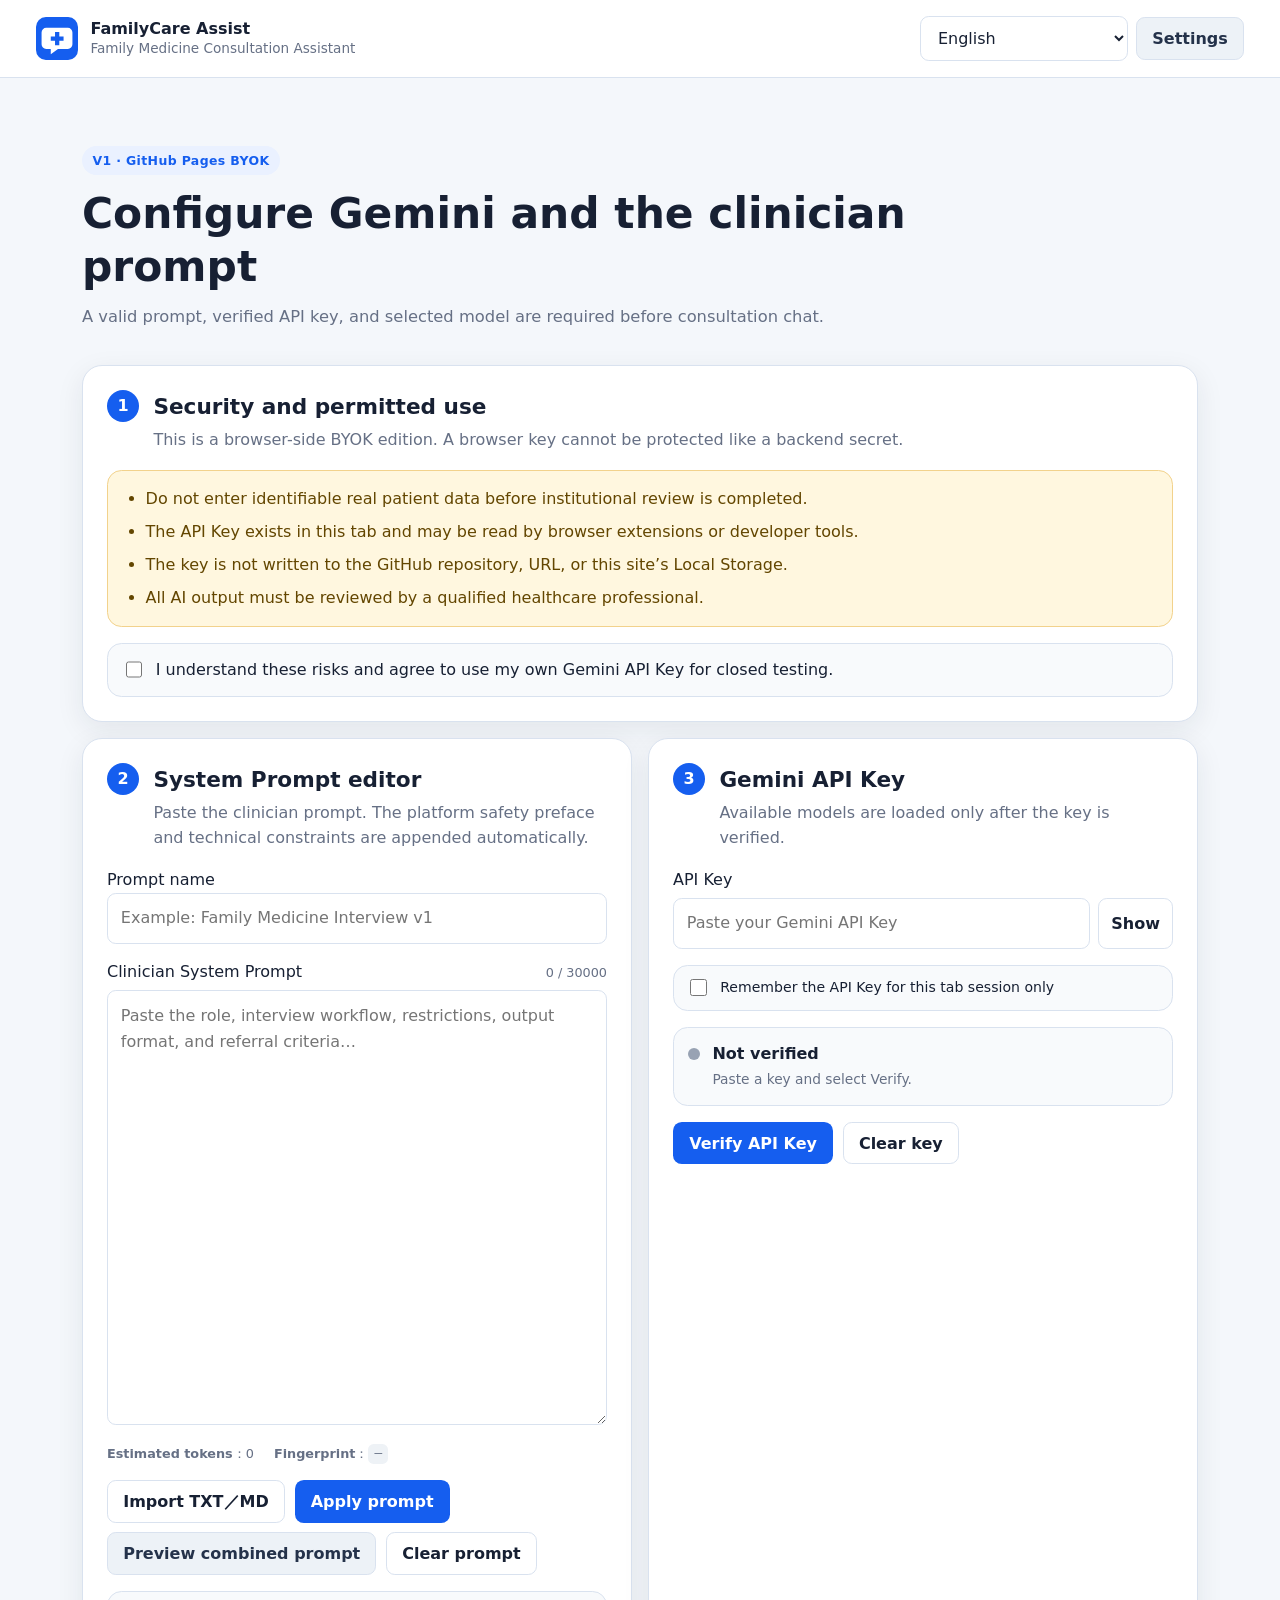
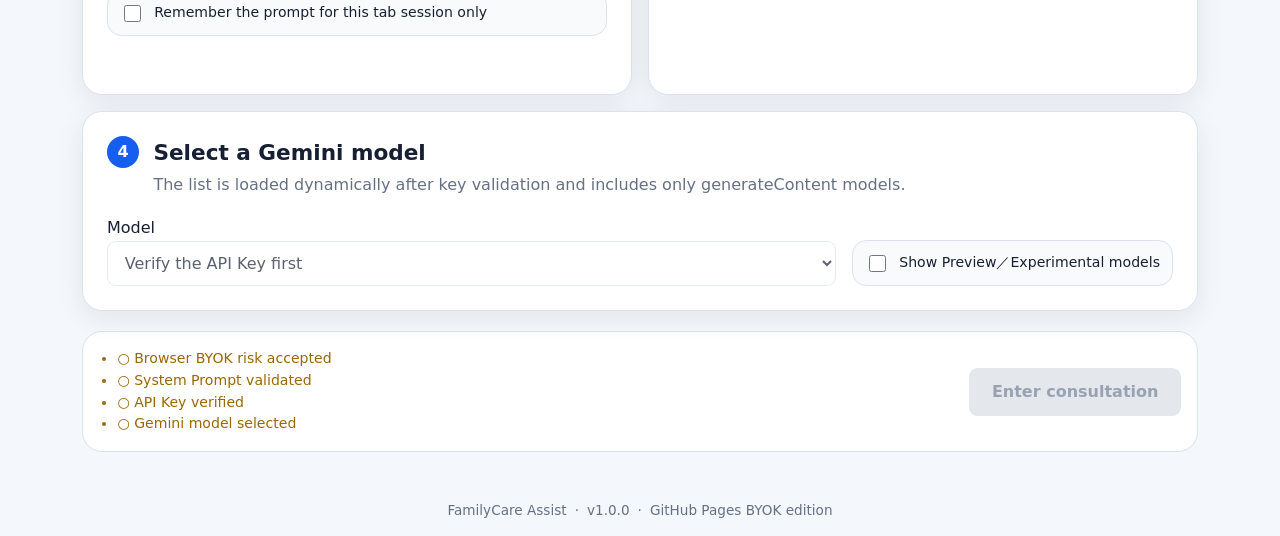
<file: index.html>
<!doctype html>
<html lang="zh-Hant">
<head>
  <meta charset="utf-8">
  <meta name="viewport" content="width=device-width, initial-scale=1, viewport-fit=cover">
  <meta name="theme-color" content="#155eef">
  <meta name="description" content="家醫智問 FamilyCare Assist 家庭醫學科智慧問診輔助系統">
  <meta name="referrer" content="no-referrer">
  <meta http-equiv="Permissions-Policy" content="camera=(), geolocation=(), payment=()">
  <meta http-equiv="Content-Security-Policy" content="default-src 'self'; script-src 'self'; style-src 'self' https://fonts.googleapis.com; font-src 'self' https://fonts.gstatic.com; img-src 'self' data:; connect-src 'self' https://generativelanguage.googleapis.com; object-src 'none'; base-uri 'self'; form-action 'self'; frame-ancestors 'none'; upgrade-insecure-requests">
  <link rel="icon" href="assets/brand/logo.svg" type="image/svg+xml">
  <link rel="preconnect" href="https://fonts.googleapis.com">
  <link rel="preconnect" href="https://fonts.gstatic.com" crossorigin>
  <link href="https://fonts.googleapis.com/css2?family=Noto+Sans:wght@400;500;600;700&family=Noto+Sans+SC:wght@400;500;600;700&family=Noto+Sans+TC:wght@400;500;600;700&family=Noto+Sans+Thai:wght@400;500;600;700&display=swap" rel="stylesheet">

  <link rel="stylesheet" href="styles/tokens.css">
  <link rel="stylesheet" href="styles/typography.css">
  <link rel="stylesheet" href="styles/layout.css">
  <link rel="stylesheet" href="styles/components.css">
  <link rel="stylesheet" href="styles/chatbot.css">
  <link rel="stylesheet" href="styles/forms.css">
  <link rel="stylesheet" href="styles/button-theme.css">
  <link rel="stylesheet" href="styles/setup-gate.css">
  <link rel="stylesheet" href="styles/responsive.css">
  <link rel="stylesheet" href="styles/accessibility.css">

  <script src="scripts/config.js" defer></script>
  <script src="scripts/brand.js" defer></script>
  <script src="scripts/error-handler.js" defer></script>
  <script src="scripts/i18n.js" defer></script>
  <script src="scripts/security-policy.js" defer></script>
  <script src="scripts/prompt-manager.js" defer></script>
  <script src="scripts/credential-vault.js" defer></script>
  <script src="scripts/gemini-model-service.js" defer></script>
  <script src="scripts/request-builder.js" defer></script>
  <script src="scripts/session.js" defer></script>
  <script src="scripts/validation.js" defer></script>
  <script src="scripts/example-service.js" defer></script>
  <script src="scripts/voice-adapter.js" defer></script>
  <script src="scripts/api-client.js" defer></script>
  <script src="scripts/chatbot.js" defer></script>
  <script src="scripts/ui.js" defer></script>
  <script src="scripts/setup-gate.js" defer></script>
  <script src="scripts/app.js" defer></script>
</head>
<body>
  <a class="skip-link" href="#mainContent" data-i18n="accessibility.skipToContent">跳至主要內容</a>

  <div id="app" class="app-shell" aria-busy="true">
    <header class="app-header">
      <div class="brand-block">
        <img class="brand-logo" src="assets/brand/logo.svg" alt="">
        <div>
          <div class="brand-name" id="brandName">家醫智問 FamilyCare Assist</div>
          <div class="brand-subtitle" data-i18n="ui.productSubtitle">家庭醫學科智慧問診輔助系統</div>
        </div>
      </div>
      <nav class="header-actions" aria-label="Application actions">
        <label class="field-inline" for="languageSelect">
          <span class="sr-only" data-i18n="ui.language">語言</span>
          <select id="languageSelect" class="select-control" data-i18n-aria-label="accessibility.languageSelector">
            <option value="zh-TW">正體中文</option>
            <option value="zh-CN">简体中文</option>
            <option value="en">English</option>
            <option value="th">ไทย</option>
            <option value="id">Bahasa Indonesia</option>
            <option value="vi">Tiếng Việt</option>
          </select>
        </label>
        <button id="settingsButton" class="btn btn-secondary" type="button" data-i18n="setup.openSettings">設定</button>
        <button id="lockButton" class="btn btn-secondary" type="button" data-i18n="setup.lockSystem" hidden>鎖定</button>
        <button id="resetButton" class="btn btn-secondary" type="button" data-i18n="buttons.resetSession" hidden>重新開始</button>
      </nav>
    </header>

    <section id="setupGate" class="setup-shell" aria-labelledby="setupTitle">
      <div class="setup-hero">
        <span class="eyebrow" data-i18n="setup.eyebrow">V1 · GitHub Pages BYOK</span>
        <h1 id="setupTitle" data-i18n="setup.title">設定 Gemini 與醫師提示詞</h1>
        <p data-i18n="setup.subtitle">完成提示詞、API Key 驗證與模型選擇後，才能進入問診對話。</p>
      </div>

      <div class="setup-grid">
        <section class="setup-card setup-card-wide" aria-labelledby="securityTitle">
          <div class="setup-card-heading">
            <span class="step-number">1</span>
            <div>
              <h2 id="securityTitle" data-i18n="security.title">安全與使用範圍</h2>
              <p data-i18n="security.summary">這是瀏覽器端 BYOK 版本，金鑰無法像後端祕密一樣被完全保護。</p>
            </div>
          </div>
          <div class="security-notice" role="note">
            <ul>
              <li data-i18n="security.itemNoRealData">未完成機構審查前，請勿輸入可識別的真實病患資料。</li>
              <li data-i18n="security.itemBrowserRisk">API Key 會存在此分頁的瀏覽器環境，可能被瀏覽器擴充功能或開發者工具讀取。</li>
              <li data-i18n="security.itemNoRepository">API Key 不會寫入 GitHub Repository、網址或本網站的 Local Storage。</li>
              <li data-i18n="security.itemReview">所有 AI 內容都必須由合格醫事人員覆核。</li>
            </ul>
          </div>
          <label class="consent-row" for="securityConsent">
            <input id="securityConsent" type="checkbox">
            <span data-i18n="security.consent">我了解上述風險，並同意以自己的 Gemini API Key 進行封閉測試。</span>
          </label>
        </section>

        <section class="setup-card" aria-labelledby="promptTitle">
          <div class="setup-card-heading">
            <span class="step-number">2</span>
            <div>
              <h2 id="promptTitle" data-i18n="prompt-editor.title">System Prompt 編輯器</h2>
              <p data-i18n="prompt-editor.summary">貼上醫師自訂提示詞；平台安全前言與技術約束會自動附加。</p>
            </div>
          </div>

          <label for="promptName" data-i18n="prompt-editor.nameLabel">提示詞名稱</label>
          <input id="promptName" class="text-control" type="text" maxlength="80" autocomplete="off" data-i18n-placeholder="prompt-editor.namePlaceholder">

          <div class="field-heading-row">
            <label for="systemPrompt" data-i18n="prompt-editor.promptLabel">醫師自訂 System Prompt</label>
            <span id="promptCounter" class="field-counter">0 / 30000</span>
          </div>
          <textarea id="systemPrompt" class="prompt-editor" rows="16" maxlength="30000" spellcheck="false" data-i18n-placeholder="prompt-editor.promptPlaceholder"></textarea>

          <div class="prompt-meta" aria-live="polite">
            <span><strong data-i18n="prompt-editor.estimatedTokens">估計 Token</strong>：<span id="tokenEstimate">0</span></span>
            <span><strong data-i18n="prompt-editor.fingerprint">指紋</strong>：<code id="promptFingerprint">—</code></span>
          </div>

          <div class="setup-actions wrap-actions">
            <label class="btn btn-ghost file-button" for="promptFileInput">
              <span data-i18n="prompt-editor.importFile">匯入 TXT／MD</span>
            </label>
            <input id="promptFileInput" class="sr-only" type="file" accept="text/plain,text/markdown,.txt,.md">
            <button id="applyPromptButton" class="btn btn-primary" type="button" data-i18n="prompt-editor.apply">套用提示詞</button>
            <button id="previewPromptButton" class="btn btn-secondary" type="button" data-i18n="prompt-editor.preview">預覽組合提示詞</button>
            <button id="clearPromptButton" class="btn btn-ghost" type="button" data-i18n="prompt-editor.clear">清除提示詞</button>
          </div>

          <label class="consent-row compact" for="rememberPromptSession">
            <input id="rememberPromptSession" type="checkbox">
            <span data-i18n="prompt-editor.rememberSession">只在目前分頁期間記住提示詞</span>
          </label>
          <p id="promptValidationMessage" class="field-message" aria-live="polite"></p>
        </section>

        <section class="setup-card" aria-labelledby="apiKeyTitle">
          <div class="setup-card-heading">
            <span class="step-number">3</span>
            <div>
              <h2 id="apiKeyTitle" data-i18n="setup.apiKeyTitle">Gemini API Key</h2>
              <p data-i18n="setup.apiKeySummary">金鑰驗證成功後，系統才會載入可用模型。</p>
            </div>
          </div>

          <label for="apiKeyInput" data-i18n="setup.apiKeyLabel">API Key</label>
          <div class="secret-input-row">
            <input id="apiKeyInput" class="text-control secret-input" type="password" autocomplete="off" autocapitalize="none" spellcheck="false" data-i18n-placeholder="setup.apiKeyPlaceholder">
            <button id="toggleKeyVisibilityButton" class="btn btn-ghost compact-button" type="button" data-i18n="setup.showKey">顯示</button>
          </div>

          <label class="consent-row compact" for="rememberKeySession">
            <input id="rememberKeySession" type="checkbox">
            <span data-i18n="setup.rememberKeySession">只在目前分頁期間記住 API Key</span>
          </label>

          <div class="credential-status" id="credentialStatus" data-state="unconfigured" role="status" aria-live="polite">
            <span class="status-dot" aria-hidden="true"></span>
            <div>
              <strong id="credentialStatusTitle" data-i18n="setup.keyNotVerified">尚未驗證</strong>
              <p id="credentialStatusDetail" data-i18n="setup.keyNotVerifiedDetail">貼上金鑰並按下驗證。</p>
            </div>
          </div>

          <div id="verifiedKeyMeta" class="verified-meta" hidden>
            <span><strong data-i18n="setup.keyEnding">金鑰末四碼</strong>：<code id="keyLastFour">—</code></span>
            <span><strong data-i18n="setup.verifiedAt">驗證時間</strong>：<span id="keyVerifiedAt">—</span></span>
          </div>

          <div class="setup-actions">
            <button id="validateKeyButton" class="btn btn-primary" type="button" data-i18n="setup.validateKey">驗證 API Key</button>
            <button id="clearKeyButton" class="btn btn-ghost" type="button" data-i18n="setup.clearKey">清除金鑰</button>
          </div>
        </section>

        <section class="setup-card setup-card-wide" aria-labelledby="modelTitle">
          <div class="setup-card-heading">
            <span class="step-number">4</span>
            <div>
              <h2 id="modelTitle" data-i18n="model-selector.title">選擇 Gemini 模型</h2>
              <p data-i18n="model-selector.summary">清單由 API Key 驗證結果動態取得，只顯示支援 generateContent 的模型。</p>
            </div>
          </div>

          <div class="model-controls">
            <label class="field-grow" for="modelSelect">
              <span data-i18n="model-selector.label">模型</span>
              <select id="modelSelect" class="select-control" disabled>
                <option value="" data-i18n="model-selector.verifyFirst">請先驗證 API Key</option>
              </select>
            </label>
            <label class="consent-row compact model-preview-toggle" for="showPreviewModels">
              <input id="showPreviewModels" type="checkbox">
              <span data-i18n="model-selector.showPreview">顯示 Preview／Experimental 模型</span>
            </label>
          </div>
          <div id="modelDetails" class="model-details" hidden></div>
        </section>
      </div>

      <div class="setup-footer-actions">
        <div id="gateChecklist" class="gate-checklist" aria-live="polite"></div>
        <button id="enterChatButton" class="btn btn-primary btn-large" type="button" disabled data-i18n="setup.enterChat">進入問診</button>
      </div>
    </section>

    <section id="promptPreviewDialog" class="modal-backdrop" role="dialog" aria-modal="true" aria-labelledby="promptPreviewTitle" hidden>
      <div class="modal-card">
        <div class="modal-header">
          <h2 id="promptPreviewTitle" data-i18n="prompt-editor.previewTitle">組合後 System Prompt</h2>
          <button id="closePromptPreviewButton" class="btn btn-ghost compact-button" type="button" data-i18n="buttons.close">關閉</button>
        </div>
        <p class="helper-text" data-i18n="prompt-editor.previewWarning">此預覽不包含 API Key，但包含完整的醫師自訂提示詞。</p>
        <pre id="promptPreviewContent" class="prompt-preview"></pre>
      </div>
    </section>

    <section id="chatApplication" hidden>
      <div class="runtime-status-bar" role="status">
        <span><strong data-i18n="setup.activePrompt">提示詞</strong>：<span id="activePromptName">—</span> <code id="activePromptHash">—</code></span>
        <span><strong data-i18n="setup.activeModel">模型</strong>：<span id="activeModelName">—</span></span>
        <span><strong data-i18n="setup.apiStatus">API</strong>：<span class="status-inline-ok" data-i18n="setup.apiVerified">已驗證</span> · <code id="activeKeyLastFour">••••</code></span>
      </div>

      <div class="notice notice-warning" role="status">
        <strong data-i18n="system.demoModeTitle">AI 輔助模式</strong>
        <span data-i18n="system.demoModeBody">請避免輸入可識別個資；所有內容均需由醫事人員確認。</span>
      </div>

      <main id="mainContent" class="workspace" tabindex="-1">
        <aside class="panel sidebar-panel" aria-labelledby="patientPanelTitle">
          <div class="panel-header">
            <h2 id="patientPanelTitle" data-i18n="ui.patientContext">病患背景</h2>
            <span class="status-chip" data-i18n="ui.mockData">虛構資料</span>
          </div>
          <dl class="patient-grid">
            <div><dt data-i18n="ui.patientCode">病患代碼</dt><dd id="patientCode">DEMO-018</dd></div>
            <div><dt data-i18n="ui.age">年齡</dt><dd id="patientAge">18</dd></div>
            <div><dt data-i18n="ui.sex">生理性別</dt><dd id="patientSex" data-i18n="ui.male">男性</dd></div>
            <div><dt data-i18n="ui.visitType">就診類型</dt><dd id="visitType" data-i18n="ui.firstVisit">初診</dd></div>
          </dl>

          <section class="example-section" aria-labelledby="exampleTitle">
            <div class="section-heading">
              <h3 id="exampleTitle" data-i18n="ui.exampleLibrary">範例案例庫</h3>
              <span class="badge" data-i18n="ui.extensible">可擴充</span>
            </div>
            <label for="exampleSelect" data-i18n="ui.chooseExample">選擇範例</label>
            <select id="exampleSelect" class="select-control"></select>
            <div class="button-stack">
              <button id="loadExampleButton" class="btn btn-secondary" type="button" data-i18n="buttons.loadExample">載入範例</button>
              <label class="btn btn-ghost file-button" for="exampleFileInput">
                <span data-i18n="buttons.importExample">匯入 JSON 範例</span>
              </label>
              <input id="exampleFileInput" class="sr-only" type="file" accept="application/json,.json">
            </div>
          </section>
        </aside>

        <section class="panel chat-panel" aria-labelledby="chatTitle">
          <div class="panel-header chat-header">
            <div>
              <h1 id="chatTitle" data-i18n="ui.consultationChat">問診對談</h1>
              <p class="panel-description" data-i18n="ui.chatDescription">由醫師輸入主訴，Gemini 依指定提示詞協助追問與整理。</p>
            </div>
            <span id="connectionStatus" class="status-chip status-ready" data-i18n="system.ready">就緒</span>
          </div>
          <div id="messageList" class="message-list" role="log" aria-live="polite" aria-relevant="additions text"></div>

          <form id="chatForm" class="composer" novalidate>
            <label for="messageInput" class="sr-only" data-i18n="ui.messageInputLabel">輸入主訴或補充內容</label>
            <textarea id="messageInput" class="message-input" rows="2" maxlength="6000" data-i18n-placeholder="ui.messagePlaceholder" aria-describedby="composerHelp characterCount"></textarea>
            <div class="composer-footer">
              <div class="composer-status">
                <span id="voiceStatus" class="voice-status" aria-live="polite"></span>
                <span id="characterCount" class="character-count">0 / 6000</span>
              </div>
              <div class="composer-actions">
                <button id="clearInputButton" class="btn btn-ghost" type="button" data-i18n="buttons.clearInput">清除</button>
                <button id="voiceButton" class="btn btn-voice" type="button" aria-pressed="false">
                  <span class="voice-icon" aria-hidden="true">●</span>
                  <span id="voiceButtonLabel" data-i18n="buttons.startVoice">語音輸入</span>
                </button>
                <button id="sendButton" class="btn btn-primary" type="submit" data-i18n="buttons.send">送出</button>
              </div>
            </div>
            <p id="composerHelp" class="helper-text" data-i18n="ui.voiceDisclaimer">語音轉錄內容須由醫師確認後才會送出。</p>
          </form>
        </section>

        <aside class="panel summary-panel" aria-labelledby="summaryTitle">
          <div class="panel-header">
            <h2 id="summaryTitle" data-i18n="ui.soapSummary">SOAP 摘要</h2>
            <span class="status-chip status-review" data-i18n="ui.requiresReview">需醫師確認</span>
          </div>
          <div id="summaryEmpty" class="empty-state">
            <div class="empty-icon" aria-hidden="true">◎</div>
            <p data-i18n="ui.summaryEmpty">載入範例後，SOAP 摘要會顯示於此；一般對談回覆顯示於聊天區。</p>
          </div>
          <div id="soapSummary" class="soap-summary" hidden>
            <section class="soap-card"><h3><span>S</span><span data-i18n="ui.subjective">Subjective</span></h3><div id="soapSubjective" class="soap-content"></div></section>
            <section class="soap-card"><h3><span>O</span><span data-i18n="ui.objective">Objective</span></h3><div id="soapObjective" class="soap-content"></div></section>
            <section class="soap-card"><h3><span>A</span><span data-i18n="ui.assessment">Assessment</span></h3><div id="soapAssessment" class="soap-content"></div></section>
            <section class="soap-card"><h3><span>P</span><span data-i18n="ui.plan">Plan</span></h3><div id="soapPlan" class="soap-content"></div></section>
            <div class="safety-note"><strong data-i18n="ui.safetyReminder">安全提醒</strong><p id="safetyReminderText"></p></div>
          </div>
        </aside>
      </main>
    </section>

    <footer class="app-footer">
      <span id="footerBrand">家醫智問 FamilyCare Assist</span><span>·</span>
      <span id="appVersion">v1.0.0</span><span>·</span>
      <span data-i18n="ui.prototypeOnly">GitHub Pages BYOK 版本</span>
    </footer>
  </div>

  <div id="toastRegion" class="toast-region" aria-live="assertive" aria-atomic="true"></div>
  <noscript><div class="noscript-message">This application requires JavaScript.</div></noscript>
</body>
</html>
</file>
<file: styles/tokens.css>
:root {
  --font-ui: "Noto Sans TC","Noto Sans SC","Noto Sans Thai","Noto Sans",system-ui,-apple-system,BlinkMacSystemFont,"Segoe UI",sans-serif;
  --color-bg:#f4f7fb; --color-surface:#fff; --color-surface-muted:#f8fafc; --color-text:#172033;
  --color-text-muted:#667085; --color-border:#d9e2ef; --color-primary:#155eef; --color-primary-dark:#0f4bc4;
  --color-primary-soft:#eaf1ff; --color-success:#147a55; --color-success-soft:#e8f7f0;
  --color-warning:#9a6700; --color-warning-soft:#fff7df; --color-danger:#b42318; --color-danger-soft:#fff0ee;
  --button-primary-background:var(--color-primary); --button-primary-text:#fff; --button-primary-hover:var(--color-primary-dark);
  --button-secondary-background:#edf2f7; --button-secondary-text:#24324a; --button-secondary-hover:#dde6f1;
  --button-voice-background:#eef4ff; --button-voice-text:#174ea6;
  --button-voice-recording-background:#b42318; --button-voice-recording-text:#fff;
  --button-disabled-background:#e4e7ec; --button-disabled-text:#98a2b3;
  --radius-sm:.55rem; --radius-md:.9rem; --radius-lg:1.25rem;
  --shadow-panel:0 8px 28px rgba(23,32,51,.08); --focus-ring:0 0 0 3px rgba(21,94,239,.25);
  --space-1:.25rem; --space-2:.5rem; --space-3:.75rem; --space-4:1rem; --space-5:1.25rem; --space-6:1.5rem; --space-8:2rem;
}
</file>
<file: styles/typography.css>
*{box-sizing:border-box} html{font-family:var(--font-ui);color:var(--color-text);background:var(--color-bg)}
body{margin:0;min-width:320px;font-size:1rem;line-height:1.55} button,input,textarea,select{font:inherit}
h1,h2,h3,p{margin-top:0} h1{font-size:clamp(1.25rem,2vw,1.6rem);line-height:1.25}
h2{font-size:clamp(1.1rem,1.7vw,1.35rem)} h3{font-size:1rem} a{color:var(--color-primary)}
::selection{background:var(--color-primary-soft)}
</file>
<file: styles/layout.css>
.app-shell{min-height:100vh;display:flex;flex-direction:column}
.app-header{display:flex;align-items:center;justify-content:space-between;gap:var(--space-4);padding:var(--space-4) clamp(1rem,3vw,2.25rem);background:var(--color-surface);border-bottom:1px solid var(--color-border);position:sticky;top:0;z-index:20}
.brand-block{display:flex;align-items:center;gap:var(--space-3);min-width:0}.brand-logo{width:2.65rem;height:2.65rem;flex:0 0 auto}
.brand-name{font-weight:700;line-height:1.2;overflow-wrap:anywhere}.brand-subtitle{color:var(--color-text-muted);font-size:.85rem}
.header-actions{display:flex;align-items:center;gap:var(--space-2);flex-wrap:wrap;justify-content:flex-end}
.workspace{display:grid;grid-template-columns:minmax(15rem,.8fr) minmax(22rem,1.65fr) minmax(18rem,1fr);gap:var(--space-4);width:min(100%,1800px);margin:0 auto;padding:var(--space-4);flex:1;align-items:start}
.panel{background:var(--color-surface);border:1px solid var(--color-border);border-radius:var(--radius-lg);box-shadow:var(--shadow-panel);min-width:0}
.sidebar-panel,.summary-panel{padding:var(--space-5)}.chat-panel{display:flex;flex-direction:column;min-height:min(73vh,850px);overflow:hidden}
.panel-header{display:flex;justify-content:space-between;gap:var(--space-3);align-items:flex-start;margin-bottom:var(--space-4)}
.panel-header h1,.panel-header h2{margin-bottom:.25rem}.panel-description{color:var(--color-text-muted);margin-bottom:0;font-size:.92rem}
.app-footer{display:flex;flex-wrap:wrap;justify-content:center;gap:var(--space-2);color:var(--color-text-muted);padding:var(--space-4);font-size:.85rem}
</file>
<file: styles/components.css>
.notice{margin:var(--space-4) var(--space-4) 0;padding:var(--space-3) var(--space-4);border-radius:var(--radius-md);border:1px solid transparent;display:flex;gap:var(--space-2);flex-wrap:wrap}
.notice-warning{background:var(--color-warning-soft);border-color:#f2d28c;color:#6f4d00}
.status-chip,.badge{display:inline-flex;align-items:center;justify-content:center;min-height:1.75rem;padding:.2rem .65rem;border-radius:999px;font-size:.78rem;font-weight:600;white-space:nowrap;background:var(--color-surface-muted);border:1px solid var(--color-border)}
.status-ready{color:var(--color-success);background:var(--color-success-soft);border-color:#b7e3d0}.status-review{color:var(--color-warning);background:var(--color-warning-soft);border-color:#f2d28c}
.badge{color:var(--color-primary);background:var(--color-primary-soft);border-color:#c9dcff}
.patient-grid{display:grid;grid-template-columns:1fr 1fr;gap:var(--space-3);margin:0 0 var(--space-6)}
.patient-grid>div{background:var(--color-surface-muted);padding:var(--space-3);border-radius:var(--radius-sm)}
.patient-grid dt{color:var(--color-text-muted);font-size:.78rem;margin-bottom:.2rem}.patient-grid dd{margin:0;font-weight:600;overflow-wrap:anywhere}
.example-section{border-top:1px solid var(--color-border);padding-top:var(--space-5)}
.section-heading{display:flex;justify-content:space-between;gap:var(--space-2);align-items:center;margin-bottom:var(--space-3)}.section-heading h3{margin:0}
.button-stack{display:grid;gap:var(--space-2);margin-top:var(--space-3)}.helper-text{margin:var(--space-2) 0 0;color:var(--color-text-muted);font-size:.82rem}
.empty-state{text-align:center;color:var(--color-text-muted);padding:clamp(2rem,8vw,5rem) var(--space-4)}.empty-icon{font-size:2.4rem;margin-bottom:var(--space-3);color:#94a3b8}
.soap-summary{display:grid;gap:var(--space-3)}.soap-card{border:1px solid var(--color-border);border-radius:var(--radius-md);padding:var(--space-4)}
.soap-card h3{display:flex;gap:var(--space-2);align-items:center;margin-bottom:var(--space-3)}
.soap-card h3>span:first-child{display:inline-grid;place-items:center;width:1.75rem;height:1.75rem;border-radius:50%;background:var(--color-primary-soft);color:var(--color-primary);font-weight:700}
.soap-content{white-space:pre-wrap;overflow-wrap:anywhere;font-size:.92rem}.soap-content ul{margin:0;padding-inline-start:1.25rem}
.safety-note{background:var(--color-warning-soft);border:1px solid #f2d28c;border-radius:var(--radius-md);padding:var(--space-4)}.safety-note p{margin:var(--space-2) 0 0}
.toast-region{position:fixed;right:1rem;bottom:1rem;z-index:100;display:grid;gap:.75rem;width:min(92vw,26rem)}
.toast{padding:.9rem 1rem;border-radius:var(--radius-md);box-shadow:var(--shadow-panel);background:var(--color-surface);border:1px solid var(--color-border)}
.toast-error{border-color:#f0b2ad;background:var(--color-danger-soft);color:#7a271a}.toast-success{border-color:#a9dcc6;background:var(--color-success-soft);color:#0f5132}
.noscript-message{padding:1rem;background:var(--color-danger-soft);color:var(--color-danger)}
</file>
<file: styles/chatbot.css>
.chat-header{padding:var(--space-5) var(--space-5) 0;margin-bottom:0}
.message-list{flex:1;min-height:24rem;max-height:calc(100vh - 19rem);overflow-y:auto;padding:var(--space-5);display:flex;flex-direction:column;gap:var(--space-4);scroll-behavior:smooth}
.message{display:flex;gap:var(--space-3);align-items:flex-start;max-width:88%}.message-doctor{align-self:flex-end;flex-direction:row-reverse}
.message-avatar{width:2rem;height:2rem;border-radius:50%;flex:0 0 auto;display:grid;place-items:center;font-size:.75rem;font-weight:700;background:var(--color-surface-muted);border:1px solid var(--color-border)}
.message-doctor .message-avatar{background:var(--color-primary);color:#fff;border-color:var(--color-primary)}
.message-assistant .message-avatar{background:var(--color-success-soft);color:var(--color-success);border-color:#b7e3d0}
.message-system .message-avatar,.message-warning .message-avatar{background:var(--color-warning-soft);color:var(--color-warning);border-color:#f2d28c}
.message-error .message-avatar{background:var(--color-danger-soft);color:var(--color-danger);border-color:#f0b2ad}
.message-bubble{min-width:0}.message-meta{display:flex;gap:var(--space-2);align-items:baseline;color:var(--color-text-muted);font-size:.76rem;margin-bottom:.25rem}
.message-doctor .message-meta{justify-content:flex-end}.message-content{padding:.8rem 1rem;border-radius:.95rem;background:var(--color-surface-muted);border:1px solid var(--color-border);white-space:pre-wrap;overflow-wrap:anywhere}
.message-doctor .message-content{background:var(--color-primary);color:#fff;border-color:var(--color-primary);border-top-right-radius:.25rem}
.message-assistant .message-content{border-top-left-radius:.25rem}.message-warning .message-content{background:var(--color-warning-soft);border-color:#f2d28c}
.message-error .message-content{background:var(--color-danger-soft);border-color:#f0b2ad}
.typing-indicator{display:inline-flex;gap:.25rem;align-items:center;min-height:1.3rem}.typing-indicator span{width:.38rem;height:.38rem;border-radius:50%;background:currentColor;opacity:.35;animation:typing 1.2s infinite ease-in-out}
.typing-indicator span:nth-child(2){animation-delay:.15s}.typing-indicator span:nth-child(3){animation-delay:.3s}
@keyframes typing{0%,80%,100%{transform:translateY(0);opacity:.3}40%{transform:translateY(-.25rem);opacity:.85}}
</file>
<file: styles/forms.css>
.select-control,.message-input{width:100%;border:1px solid var(--color-border);background:var(--color-surface);color:var(--color-text);border-radius:var(--radius-sm);padding:.7rem .8rem}
.select-control:focus,.message-input:focus{outline:none;border-color:var(--color-primary);box-shadow:var(--focus-ring)}
.field-inline{display:inline-flex;min-width:min(13rem,42vw)}.composer{border-top:1px solid var(--color-border);padding:var(--space-4) var(--space-5) var(--space-5);background:var(--color-surface)}
.message-input{min-height:4.5rem;max-height:12rem;resize:vertical}.composer-footer{display:flex;justify-content:space-between;gap:var(--space-3);align-items:center;margin-top:var(--space-3)}
.composer-status{display:flex;flex-wrap:wrap;gap:var(--space-3);color:var(--color-text-muted);font-size:.8rem}
.composer-actions{display:flex;flex-wrap:wrap;justify-content:flex-end;gap:var(--space-2)}.file-button{cursor:pointer}.voice-status.is-recording{color:var(--color-danger);font-weight:600}
</file>
<file: styles/button-theme.css>
.btn{min-height:2.65rem;min-width:2.65rem;border:1px solid transparent;border-radius:var(--radius-sm);padding:.62rem .95rem;cursor:pointer;display:inline-flex;align-items:center;justify-content:center;gap:.5rem;font-weight:600;text-decoration:none;text-align:center;line-height:1.2;transition:background-color 120ms ease,border-color 120ms ease,transform 120ms ease}
.btn:hover:not(:disabled){transform:translateY(-1px)}.btn:active:not(:disabled){transform:translateY(0)}.btn:focus-visible{outline:none;box-shadow:var(--focus-ring)}
.btn:disabled{background:var(--button-disabled-background);color:var(--button-disabled-text);cursor:not-allowed;transform:none}
.btn-primary{background:var(--button-primary-background);color:var(--button-primary-text)}.btn-primary:hover:not(:disabled){background:var(--button-primary-hover)}
.btn-secondary{background:var(--button-secondary-background);color:var(--button-secondary-text);border-color:var(--color-border)}.btn-secondary:hover:not(:disabled){background:var(--button-secondary-hover)}
.btn-ghost{background:transparent;color:var(--color-text);border-color:var(--color-border)}.btn-ghost:hover:not(:disabled){background:var(--color-surface-muted)}
.btn-voice{background:var(--button-voice-background);color:var(--button-voice-text);border-color:#c9dcff}.btn-voice.is-recording{background:var(--button-voice-recording-background);color:var(--button-voice-recording-text);border-color:var(--button-voice-recording-background)}
.voice-icon{font-size:.7rem}
</file>
<file: styles/setup-gate.css>
.setup-shell {
  width: min(100%, 1180px);
  margin: 0 auto;
  padding: clamp(1rem, 3vw, 2rem);
  flex: 1;
}
.setup-hero {
  padding: clamp(1rem, 3vw, 2.25rem) 0 1.25rem;
  max-width: 52rem;
}
.setup-hero h1 { margin-bottom: .65rem; font-size: clamp(1.7rem, 4vw, 2.65rem); }
.setup-hero p { color: var(--color-text-muted); font-size: 1.02rem; }
.eyebrow {
  display: inline-flex; padding: .3rem .65rem; margin-bottom: .75rem;
  border-radius: 999px; background: var(--color-primary-soft); color: var(--color-primary);
  font-weight: 700; font-size: .78rem; letter-spacing: .03em;
}
.setup-grid { display: grid; grid-template-columns: repeat(2, minmax(0, 1fr)); gap: var(--space-4); }
.setup-card {
  background: var(--color-surface); border: 1px solid var(--color-border);
  border-radius: var(--radius-lg); box-shadow: var(--shadow-panel); padding: clamp(1rem, 2.5vw, 1.5rem); min-width: 0;
}
.setup-card-wide { grid-column: 1 / -1; }
.setup-card-heading { display: flex; gap: .9rem; align-items: flex-start; margin-bottom: 1.1rem; }
.setup-card-heading h2 { margin-bottom: .25rem; }
.setup-card-heading p { margin-bottom: 0; color: var(--color-text-muted); }
.step-number {
  display: grid; place-items: center; width: 2rem; height: 2rem; flex: 0 0 auto;
  border-radius: 50%; color: #fff; background: var(--color-primary); font-weight: 700;
}
.security-notice {
  background: var(--color-warning-soft); border: 1px solid #f2d28c;
  border-radius: var(--radius-md); padding: 1rem 1.1rem; color: #634600;
}
.security-notice ul { margin: 0; padding-inline-start: 1.25rem; }
.security-notice li + li { margin-top: .5rem; }
.consent-row {
  display: flex; align-items: flex-start; gap: .65rem; margin-top: 1rem;
  padding: .85rem; border: 1px solid var(--color-border); border-radius: var(--radius-md);
  background: var(--color-surface-muted); cursor: pointer;
}
.consent-row.compact { padding: .65rem .75rem; font-size: .88rem; }
.consent-row input { margin-top: .18rem; inline-size: 1.05rem; block-size: 1.05rem; flex: 0 0 auto; }
.text-control, .prompt-editor {
  width: 100%; border: 1px solid var(--color-border); border-radius: var(--radius-sm);
  background: var(--color-surface); color: var(--color-text); padding: .75rem .8rem;
}
.text-control:focus, .prompt-editor:focus { outline: none; border-color: var(--color-primary); box-shadow: var(--focus-ring); }
.prompt-editor { min-height: 18rem; resize: vertical; margin-top: .35rem; line-height: 1.6; }
.field-heading-row { display: flex; justify-content: space-between; gap: .75rem; align-items: baseline; margin-top: 1rem; }
.field-counter, .prompt-meta { color: var(--color-text-muted); font-size: .8rem; }
.prompt-meta { display: flex; flex-wrap: wrap; gap: .75rem 1.25rem; margin-top: .65rem; }
.prompt-meta code, .verified-meta code, .runtime-status-bar code { background: #eef2f6; padding: .15rem .38rem; border-radius: .35rem; }
.setup-actions { display: flex; gap: .6rem; flex-wrap: wrap; margin-top: 1rem; }
.wrap-actions { align-items: center; }
.field-message { min-height: 1.35rem; margin: .75rem 0 0; font-size: .86rem; color: var(--color-text-muted); }
.field-message.is-error { color: var(--color-danger); }
.field-message.is-success { color: var(--color-success); }
.secret-input-row { display: flex; gap: .5rem; margin-top: .35rem; }
.secret-input { flex: 1; min-width: 0; }
.compact-button { min-height: 2.5rem; padding-inline: .75rem; }
.credential-status {
  display: flex; align-items: flex-start; gap: .75rem; margin-top: 1rem;
  border: 1px solid var(--color-border); border-radius: var(--radius-md); padding: .9rem;
  background: var(--color-surface-muted);
}
.credential-status p { margin: .15rem 0 0; color: var(--color-text-muted); font-size: .86rem; }
.status-dot { width: .75rem; height: .75rem; border-radius: 50%; background: #98a2b3; margin-top: .35rem; flex: 0 0 auto; }
.credential-status[data-state="validating"] .status-dot { background: var(--color-warning); animation: pulse 1s infinite; }
.credential-status[data-state="valid"] { background: var(--color-success-soft); border-color: #b7e3d0; }
.credential-status[data-state="valid"] .status-dot { background: var(--color-success); }
.credential-status[data-state="invalid"] { background: var(--color-danger-soft); border-color: #f0b2ad; }
.credential-status[data-state="invalid"] .status-dot { background: var(--color-danger); }
@keyframes pulse { 50% { opacity: .35; } }
.verified-meta { display: flex; flex-wrap: wrap; gap: .5rem 1.2rem; margin-top: .75rem; color: var(--color-text-muted); font-size: .85rem; }
.model-controls { display: flex; align-items: flex-end; gap: 1rem; flex-wrap: wrap; }
.field-grow { flex: 1 1 24rem; }
.model-preview-toggle { margin-top: 0; flex: 0 1 auto; }
.model-details {
  margin-top: 1rem; padding: .9rem; background: var(--color-surface-muted);
  border: 1px solid var(--color-border); border-radius: var(--radius-md); font-size: .88rem;
}
.model-details dl { display: grid; grid-template-columns: auto 1fr; gap: .35rem .8rem; margin: 0; }
.model-details dt { color: var(--color-text-muted); }
.model-details dd { margin: 0; overflow-wrap: anywhere; }
.setup-footer-actions {
  display: flex; align-items: center; justify-content: space-between; gap: 1rem;
  margin-top: 1.25rem; padding: 1rem; position: static;
  background: var(--color-surface);
  border: 1px solid var(--color-border); border-radius: var(--radius-lg);
}
.gate-checklist { color: var(--color-text-muted); font-size: .88rem; }
.gate-checklist ul { margin: 0; padding-inline-start: 1.15rem; }
.gate-checklist .ok { color: var(--color-success); }
.gate-checklist .pending { color: var(--color-warning); }
.btn-large { min-height: 3rem; padding-inline: 1.35rem; }
.modal-backdrop {
  position: fixed; inset: 0; z-index: 200; display: grid; place-items: center;
  padding: 1rem; background: rgba(15, 23, 42, .68);
}
.modal-card {
  width: min(100%, 900px); max-height: min(88vh, 900px); overflow: auto;
  border-radius: var(--radius-lg); background: var(--color-surface); padding: 1rem;
  box-shadow: 0 24px 80px rgba(0, 0, 0, .25);
}
.modal-header { display: flex; align-items: center; justify-content: space-between; gap: 1rem; }
.prompt-preview {
  white-space: pre-wrap; overflow-wrap: anywhere; padding: 1rem; border-radius: var(--radius-md);
  background: #111827; color: #f8fafc; font: .86rem/1.6 ui-monospace, SFMono-Regular, Menlo, Consolas, monospace;
}
.runtime-status-bar {
  display: flex; flex-wrap: wrap; gap: .6rem 1.25rem; padding: .7rem clamp(1rem, 3vw, 2.25rem);
  background: #eef6ff; border-bottom: 1px solid #c9dcff; font-size: .82rem;
}
.status-inline-ok { color: var(--color-success); font-weight: 700; }
@media (max-width: 780px) {
  .setup-grid { grid-template-columns: 1fr; }
  .setup-card-wide { grid-column: auto; }
  .setup-footer-actions { align-items: stretch; flex-direction: column; }
  .setup-footer-actions .btn { width: 100%; }
  .secret-input-row { align-items: stretch; }
}
@media (max-width: 480px) {
  .setup-shell { padding: .75rem; }
  .setup-actions .btn, .setup-actions .file-button { width: 100%; }
  .secret-input-row { flex-direction: column; }
  .model-controls { align-items: stretch; }
}
</file>
<file: styles/responsive.css>
@media(max-width:1180px){.workspace{grid-template-columns:minmax(15rem,.85fr) minmax(22rem,1.55fr)}.summary-panel{grid-column:1/-1}.soap-summary{grid-template-columns:repeat(2,minmax(0,1fr))}.safety-note{grid-column:1/-1}}
@media(max-width:800px){.app-header{position:static;align-items:flex-start}.workspace{grid-template-columns:1fr;padding:var(--space-3)}.sidebar-panel,.chat-panel,.summary-panel{grid-column:auto}.chat-panel{min-height:70vh}.message-list{max-height:60vh;min-height:22rem}.soap-summary{grid-template-columns:1fr}.safety-note{grid-column:auto}}
@media(max-width:560px){.app-header{flex-direction:column;padding:var(--space-3)}.header-actions{width:100%;justify-content:stretch}.field-inline{flex:1 1 100%;min-width:0}.header-actions .btn{flex:1}.notice{margin:var(--space-3) var(--space-3) 0}.sidebar-panel,.summary-panel{padding:var(--space-4)}.chat-header{padding:var(--space-4) var(--space-4) 0}.message-list{padding:var(--space-4)}.composer{padding:var(--space-4)}.composer-footer{align-items:stretch;flex-direction:column}.composer-actions{display:grid;grid-template-columns:repeat(2,minmax(0,1fr))}.composer-actions .btn-primary{grid-column:1/-1}.message{max-width:96%}.patient-grid{grid-template-columns:1fr}}
@media(max-width:360px){.composer-actions{grid-template-columns:1fr}.composer-actions .btn-primary{grid-column:auto}.brand-subtitle{display:none}}
@media(max-width:560px){.runtime-status-bar{padding:.65rem .8rem}.setup-card-heading{gap:.65rem}.step-number{width:1.75rem;height:1.75rem}}
</file>
<file: styles/accessibility.css>
.sr-only{position:absolute!important;width:1px!important;height:1px!important;padding:0!important;margin:-1px!important;overflow:hidden!important;clip:rect(0,0,0,0)!important;white-space:nowrap!important;border:0!important}
.skip-link{position:fixed;left:1rem;top:1rem;z-index:999;padding:.75rem 1rem;background:var(--color-surface);color:var(--color-primary);border:2px solid var(--color-primary);border-radius:var(--radius-sm);transform:translateY(-180%)}
.skip-link:focus{transform:translateY(0)}[hidden]{display:none!important}:focus-visible{outline:3px solid rgba(21,94,239,.45);outline-offset:2px}
@media(prefers-reduced-motion:reduce){*,*::before,*::after{scroll-behavior:auto!important;animation-duration:.01ms!important;animation-iteration-count:1!important;transition-duration:.01ms!important}}
@media(forced-colors:active){.btn,.panel,.message-content,.soap-card{border:1px solid CanvasText}}
</file>
